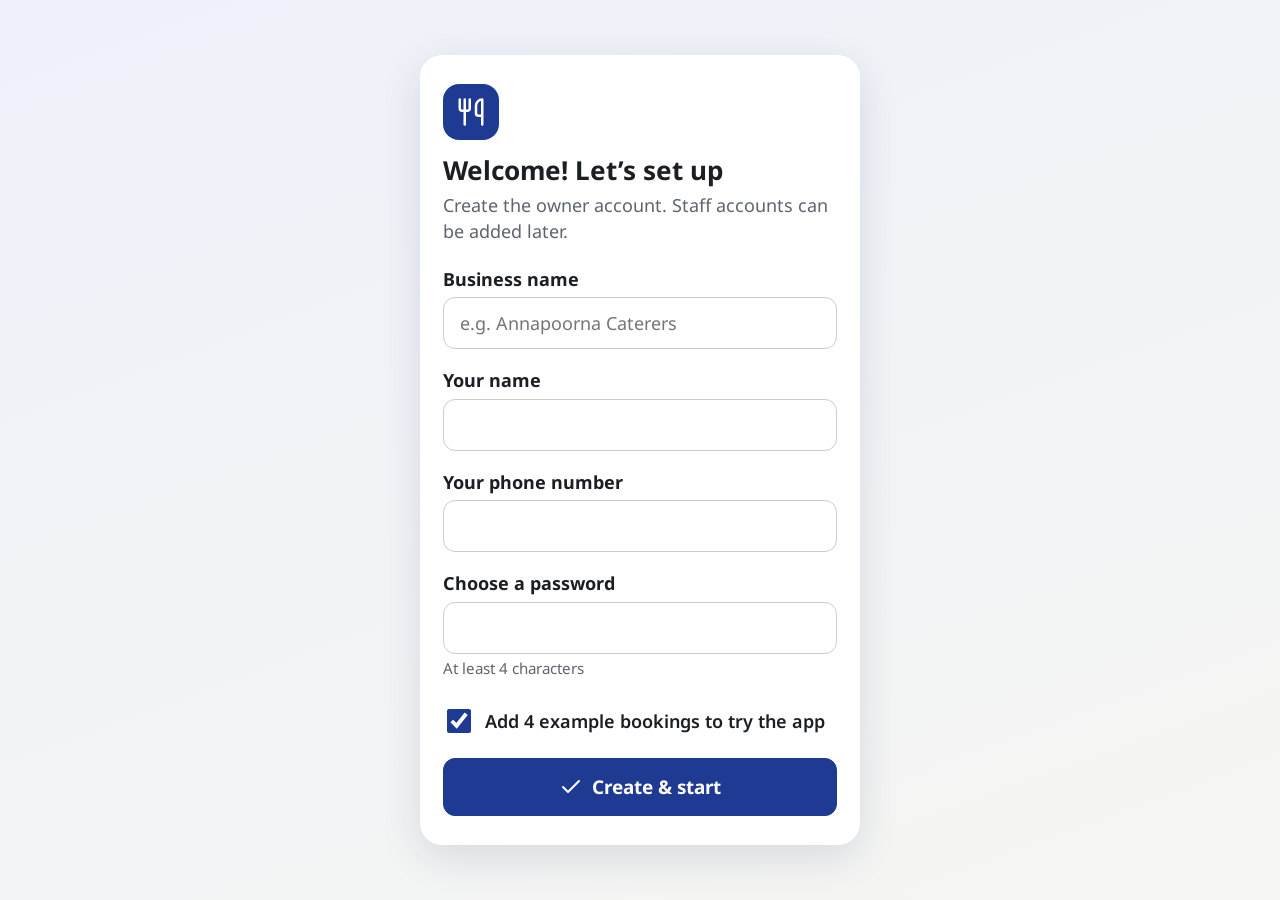
<file: web/index.html>
<!doctype html>
<html lang="en">
<head>
  <meta charset="utf-8">
  <meta name="viewport" content="width=device-width, initial-scale=1, viewport-fit=cover">
  <meta name="theme-color" content="#ffffff">
  <title>Catering Manager</title>
  <link rel="preconnect" href="https://fonts.googleapis.com">
  <link rel="preconnect" href="https://fonts.gstatic.com" crossorigin>
  <link href="https://fonts.googleapis.com/css2?family=Noto+Sans:wght@400;600;700;800&display=swap" rel="stylesheet">
  <link rel="stylesheet" href="css/app.css">
</head>
<body>
  <div id="app"></div>
  <div id="toasts" role="status" aria-live="polite"></div>
  <script src="js/icons.js"></script>
  <script src="js/store.js"></script>
  <script src="js/pages.js"></script>
  <script src="js/app.js"></script>
</body>
</html>
</file>
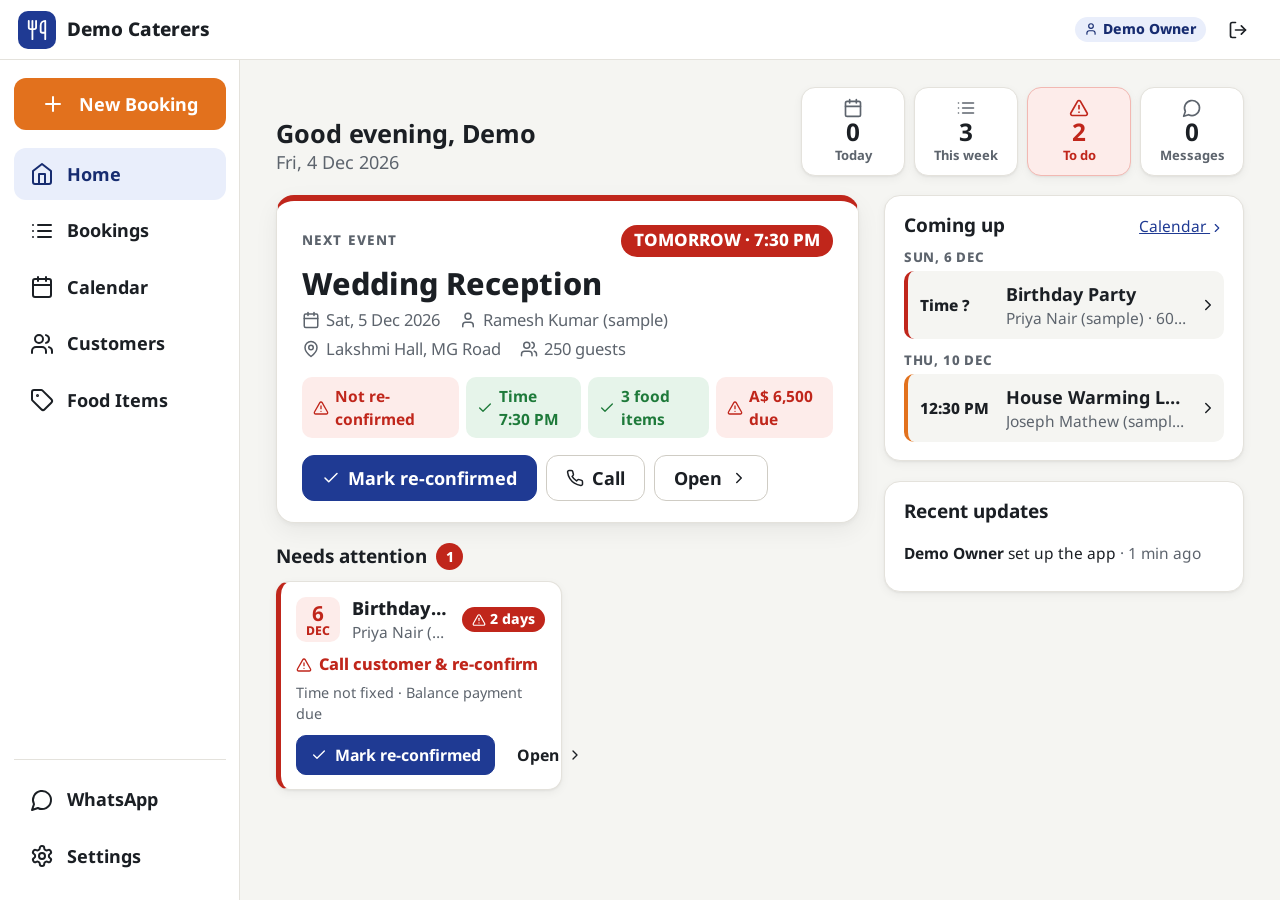
<file: web/tests/demo.html>
<!doctype html>
<!-- Test helper: fills this browser with demo data and opens a page. Usage: tests/demo.html#/bookings -->
<meta charset="utf-8">
<script src="../js/store.js"></script>
<script>
(async () => {
  if (localStorage.getItem('catering.v2') && !location.search.includes('force')) {
    document.body.textContent = 'This browser already has data. Demo data was NOT loaded (add ?force to replace it).';
    return;
  }
  Store._setDB(Store.emptyDB());
  const db = Store.db;
  db.business.name = 'Demo Caterers';
  const phone = '+919000000001';
  db.users.push({ id: 'u1', name: 'Demo Owner', phone, role: 'owner', pass: await Store.hashPass(phone, 'demo1234'), active: true });
  db.waNumbers.push({ id: 'w1', name: 'Demo Owner', phone, role: 'owner' });
  Store.seedItems(); Store.seedSamples('Demo Owner'); Store.log('Demo Owner', 'set up the app');
  Store.sync(); Store.save();
  localStorage.setItem('catering.session', 'u1');
  location.replace('../index.html' + (location.hash || '#/'));
})();
</script>
</file>
<file: web/css/app.css>
/* Catering Manager — mobile first, large and calm. */
:root {
  --bg: #f5f5f2;
  --surface: #ffffff;
  --line: #e4e2dc;
  --line-2: #cfccc4;
  --text: #1b1f24;
  --muted: #5d646d;
  --primary: #1f3a93;
  --primary-2: #172c70;
  --primary-soft: #e9eefb;
  --accent: #e2711d;
  --accent-2: #c75f12;
  --red: #c0261b;
  --red-soft: #fdecea;
  --red-line: #f2b8b2;
  --amber: #8f5300;
  --amber-soft: #fff3dc;
  --green: #1e7a3a;
  --green-soft: #e6f4ea;
  --wa: #1fa855;
  --radius: 14px;
  --shadow: 0 1px 2px rgba(20, 20, 20, .05), 0 3px 10px rgba(20, 20, 20, .05);
  --font: "Noto Sans", "Segoe UI", system-ui, -apple-system, Roboto, Arial, sans-serif;
  --nav-h: 68px;
}
* { box-sizing: border-box; -webkit-tap-highlight-color: transparent; }
html { font-size: 17px; }
body { margin: 0; font-family: var(--font); background: var(--bg); color: var(--text); line-height: 1.45; }
h1, h2, h3 { margin: 0; line-height: 1.25; }
h1 { font-size: 1.45rem; }
h2 { font-size: 1.15rem; }
a { color: var(--primary); }
.ic { flex: none; vertical-align: middle; }
.muted { color: var(--muted); }
.small { font-size: .86rem; }
.hidden { display: none !important; }
.row { display: flex; align-items: center; gap: .6rem; flex-wrap: wrap; }
.between { justify-content: space-between; }
.grow { flex: 1; min-width: 0; }
.ellipsis { overflow: hidden; text-overflow: ellipsis; white-space: nowrap; }
:focus-visible { outline: 3px solid var(--accent); outline-offset: 2px; }

/* ---------- layout */
.header {
  position: sticky; top: 0; z-index: 30; height: 60px; display: flex; align-items: center; gap: .6rem;
  padding: 0 1rem; background: var(--surface); border-bottom: 1px solid var(--line);
}
.logo { width: 38px; height: 38px; border-radius: 10px; background: var(--primary); color: #fff; display: grid; place-items: center; flex: none; }
.biz { font-weight: 800; font-size: 1.05rem; }
.user-chip { margin-left: auto; display: flex; align-items: center; gap: .4rem; }
.side { display: none; }
main { padding: 1rem 1rem calc(var(--nav-h) + 1.5rem); max-width: 1100px; margin: 0 auto; }
.bottom-nav {
  position: fixed; left: 0; right: 0; bottom: 0; z-index: 40; height: var(--nav-h); background: var(--surface);
  border-top: 1px solid var(--line); display: grid; grid-template-columns: repeat(5, 1fr); padding-bottom: env(safe-area-inset-bottom);
}
.bottom-nav a, .bottom-nav button {
  display: flex; flex-direction: column; align-items: center; justify-content: center; gap: 2px; font: inherit;
  font-size: .72rem; font-weight: 700; color: var(--muted); text-decoration: none; background: none; border: 0; position: relative; cursor: pointer;
}
.bottom-nav .on { color: var(--primary); }
.bottom-nav .fab {
  width: 58px; height: 58px; margin: -18px auto 0; border-radius: 50%; background: var(--accent); color: #fff;
  box-shadow: 0 4px 14px rgba(226, 113, 29, .45); display: grid; place-items: center;
}
.dot { position: absolute; top: 6px; right: calc(50% - 20px); background: var(--red); color: #fff; border-radius: 999px; font-size: .68rem; min-width: 18px; padding: 0 5px; line-height: 18px; text-align: center; }

@media (min-width: 900px) {
  html { font-size: 18px; }
  .bottom-nav { display: none; }
  .layout { display: grid; grid-template-columns: 240px minmax(0, 1fr); }
  .side {
    display: flex; flex-direction: column; gap: .25rem; position: sticky; top: 60px; height: calc(100vh - 60px);
    padding: 1rem .75rem; background: var(--surface); border-right: 1px solid var(--line);
  }
  .side a {
    display: flex; align-items: center; gap: .75rem; padding: .7rem .9rem; border-radius: 12px; color: var(--text);
    text-decoration: none; font-weight: 700; position: relative; min-height: 52px;
  }
  .side a:hover { background: var(--bg); }
  .side a.on { background: var(--primary-soft); color: var(--primary-2); }
  .side .new { background: var(--accent); color: #fff; justify-content: center; margin-bottom: .75rem; }
  .side .new:hover { background: var(--accent-2); }
  .side .spacer { flex: 1; }
  .side .sep { height: 1px; background: var(--line); margin: .5rem 0; }
  .side .dot { position: static; margin-left: auto; }
  main { padding: 1.5rem 2rem 3rem; }
}

/* ---------- buttons & inputs */
.btn {
  display: inline-flex; align-items: center; justify-content: center; gap: .45rem; min-height: 50px; padding: .5rem 1.05rem;
  border-radius: 12px; border: 1.5px solid var(--line-2); background: var(--surface); color: var(--text); font: inherit;
  font-weight: 700; cursor: pointer; text-decoration: none; white-space: nowrap;
}
.btn:hover { border-color: var(--muted); }
.btn:disabled { opacity: .5; cursor: not-allowed; }
.btn.primary { background: var(--primary); border-color: var(--primary); color: #fff; }
.btn.primary:hover { background: var(--primary-2); }
.btn.accent { background: var(--accent); border-color: var(--accent); color: #fff; }
.btn.accent:hover { background: var(--accent-2); }
.btn.danger { color: var(--red); border-color: var(--red-line); }
.btn.wa { background: var(--wa); border-color: var(--wa); color: #fff; }
.btn.ghost { border-color: transparent; background: transparent; }
.btn.sm { min-height: 40px; padding: .3rem .75rem; font-size: .88rem; border-radius: 10px; }
.btn.lg { min-height: 58px; font-size: 1.05rem; padding: .6rem 1.4rem; }
.btn.block { width: 100%; }
.btn.icon { padding: 0; width: 44px; min-height: 44px; }

label.f { display: block; font-weight: 700; margin-bottom: .3rem; }
.field { margin-bottom: 1rem; }
.hint { font-size: .84rem; color: var(--muted); margin-top: .25rem; }
input, select, textarea {
  width: 100%; font: inherit; color: var(--text); min-height: 52px; padding: .5rem .85rem; border-radius: 12px;
  border: 1.5px solid var(--line-2); background: #fff;
}
textarea { min-height: 84px; resize: vertical; }
input:focus, select:focus, textarea:focus { outline: 3px solid var(--primary-soft); border-color: var(--primary); }
.field.err input, .field.err select { border-color: var(--red); background: var(--red-soft); }
.err-text { color: var(--red); font-size: .86rem; font-weight: 700; margin-top: .25rem; }
input[type=checkbox] { width: 24px; height: 24px; min-height: 0; accent-color: var(--primary); }
.check { display: flex; gap: .6rem; align-items: center; font-weight: 600; min-height: 46px; cursor: pointer; }
.grid2 { display: grid; gap: 0 1rem; grid-template-columns: 1fr; }
@media (min-width: 640px) { .grid2 { grid-template-columns: 1fr 1fr; } }

.seg { display: grid; grid-auto-flow: column; grid-auto-columns: 1fr; gap: .4rem; background: var(--bg); padding: .3rem; border-radius: 14px; border: 1px solid var(--line); }
.seg button { font: inherit; font-weight: 700; min-height: 52px; border: 0; border-radius: 11px; background: transparent; color: var(--muted); cursor: pointer; display: flex; align-items: center; justify-content: center; gap: .4rem; }
.seg button.on { background: var(--surface); color: var(--primary-2); box-shadow: var(--shadow); }

.chips { display: flex; gap: .45rem; overflow-x: auto; padding-bottom: .2rem; scrollbar-width: none; }
.chips::-webkit-scrollbar { display: none; }
.chip {
  flex: none; font: inherit; font-weight: 700; font-size: .92rem; min-height: 42px; padding: .3rem .95rem; border-radius: 999px;
  border: 1.5px solid var(--line-2); background: var(--surface); color: var(--text); cursor: pointer;
}
.chip.on { background: var(--text); border-color: var(--text); color: #fff; }

.stepper { display: flex; }
.stepper button { width: 54px; min-height: 52px; font-size: 1.4rem; font-weight: 700; border: 1.5px solid var(--line-2); background: var(--surface); cursor: pointer; }
.stepper button:first-child { border-radius: 12px 0 0 12px; }
.stepper button:last-child { border-radius: 0 12px 12px 0; }
.stepper input { border-radius: 0; border-left: 0; border-right: 0; text-align: center; font-weight: 800; width: 100px; }

/* ---------- surfaces */
.card { background: var(--surface); border: 1px solid var(--line); border-radius: var(--radius); box-shadow: var(--shadow); }
.pad { padding: 1rem 1.1rem; }
.section { margin-top: 1.4rem; }
.section-head { display: flex; align-items: center; justify-content: space-between; gap: .5rem; margin-bottom: .6rem; }
.section-head h2 { display: flex; align-items: center; gap: .45rem; }
.page-head { display: flex; align-items: center; justify-content: space-between; gap: .75rem; margin-bottom: 1rem; flex-wrap: wrap; }
.page-head h1 { display: flex; align-items: center; gap: .5rem; }
.list { background: var(--surface); border: 1px solid var(--line); border-radius: var(--radius); overflow: hidden; box-shadow: var(--shadow); }
.list > * + * { border-top: 1px solid var(--line); }
.empty { padding: 2rem 1rem; text-align: center; color: var(--muted); }
.empty .ic { color: var(--line-2); }

.pill { display: inline-flex; align-items: center; gap: .25rem; font-size: .78rem; font-weight: 800; padding: .12rem .55rem; border-radius: 999px; white-space: nowrap; }
.p-red { background: var(--red); color: #fff; }
.p-red-soft { background: var(--red-soft); color: var(--red); }
.p-amber { background: var(--amber-soft); color: var(--amber); }
.p-green { background: var(--green-soft); color: var(--green); }
.p-blue { background: var(--primary-soft); color: var(--primary-2); }
.p-grey { background: #eceae5; color: var(--muted); }

/* compact booking row */
.bk { display: grid; grid-template-columns: 58px minmax(0, 1fr) auto; gap: .8rem; align-items: center; padding: .75rem .9rem; text-decoration: none; color: inherit; position: relative; background: var(--surface); }
.bk:hover { background: #fafaf8; }
.bk::before { content: ""; position: absolute; left: 0; top: 0; bottom: 0; width: 5px; background: transparent; }
.bk.u-red::before { background: var(--red); }
.bk.u-amber::before { background: var(--accent); }
.dt { text-align: center; border-radius: 10px; background: var(--bg); padding: .25rem 0; line-height: 1.1; }
.dt b { display: block; font-size: 1.45rem; }
.dt span { font-size: .7rem; font-weight: 800; text-transform: uppercase; color: var(--muted); }
.u-red .dt { background: var(--red-soft); color: var(--red); }
.u-red .dt span { color: var(--red); }
.bk .t { font-weight: 800; }
.bk .s { color: var(--muted); font-size: .88rem; }
.bk .r { display: flex; flex-direction: column; align-items: flex-end; gap: .25rem; }
.bk .warn { color: var(--red); font-weight: 700; font-size: .82rem; display: flex; align-items: center; gap: .25rem; }

/* attention items */
.att { display: flex; align-items: center; gap: .8rem; padding: .8rem .9rem; }
.att .ico { width: 42px; height: 42px; border-radius: 12px; display: grid; place-items: center; flex: none; }
.att .ico.red { background: var(--red-soft); color: var(--red); }
.att .ico.amber { background: var(--amber-soft); color: var(--amber); }
.att .ico.blue { background: var(--primary-soft); color: var(--primary); }
.att .ico.green { background: var(--green-soft); color: var(--green); }
.att .txt { flex: 1; min-width: 0; }
.att .txt b { display: block; }

.tiles { display: grid; grid-template-columns: repeat(3, 1fr); gap: .6rem; }
.tile { background: var(--surface); border: 1px solid var(--line); border-radius: var(--radius); padding: .75rem; text-align: center; text-decoration: none; color: inherit; box-shadow: var(--shadow); }
.tile b { display: block; font-size: 1.6rem; line-height: 1.1; }
.tile span { font-size: .8rem; color: var(--muted); font-weight: 700; }
.tile.red b { color: var(--red); }

.banner { border-radius: var(--radius); padding: .9rem 1rem; display: flex; gap: .75rem; align-items: flex-start; border: 1.5px solid; }
.banner.red { background: var(--red-soft); border-color: var(--red-line); color: #7a1610; }
.banner.green { background: var(--green-soft); border-color: #b9dcc3; color: #144d25; }
.banner.blue { background: var(--primary-soft); border-color: #c4d0f2; color: var(--primary-2); }
.banner.amber { background: var(--amber-soft); border-color: #efd29a; color: #5f3a00; }
.banner b { display: block; }

/* detail */
.kv { display: grid; grid-template-columns: 110px 1fr; gap: .55rem .8rem; padding: 1rem 1.1rem; }
.kv dt { color: var(--muted); font-weight: 600; }
.kv dd { margin: 0; font-weight: 700; min-width: 0; overflow-wrap: anywhere; }
.money { display: grid; grid-template-columns: repeat(3, 1fr); text-align: center; }
.money > div { padding: .8rem .3rem; }
.money > div + div { border-left: 1px solid var(--line); }
.money b { display: block; font-size: 1.1rem; }
.money .due b { color: var(--red); }
.item-line { display: flex; justify-content: space-between; gap: .8rem; padding: .7rem 1.1rem; }
.special { background: var(--amber-soft); border-radius: 12px; padding: .7rem .9rem; font-weight: 700; color: #5f3a00; }
.actions-bar { display: grid; grid-template-columns: 1fr 1fr; gap: .6rem; }
@media (min-width: 640px) { .actions-bar { display: flex; flex-wrap: wrap; } }

/* wizard */
.steps { display: grid; grid-template-columns: repeat(4, 1fr); gap: .35rem; margin-bottom: 1rem; }
.steps div { height: 6px; border-radius: 3px; background: var(--line); }
.steps div.on { background: var(--primary); }
.step-title { font-size: .85rem; font-weight: 800; color: var(--muted); text-transform: uppercase; letter-spacing: .04em; }
.foot {
  position: sticky; bottom: calc(var(--nav-h) + 0px); z-index: 20; display: flex; gap: .6rem; padding: .8rem 0;
  background: linear-gradient(to top, var(--bg) 80%, rgba(245, 245, 242, 0)); margin-top: 1rem;
}
.foot .btn { flex: 1; }
@media (min-width: 900px) { .foot { bottom: 0; } .foot .btn { flex: 0 1 auto; min-width: 180px; } .foot { justify-content: space-between; } }
.types { display: grid; grid-template-columns: repeat(3, 1fr); gap: .45rem; }
@media (min-width: 640px) { .types { grid-template-columns: repeat(5, 1fr); } }
.types button { font: inherit; font-weight: 700; font-size: .9rem; min-height: 50px; border-radius: 12px; border: 1.5px solid var(--line-2); background: #fff; cursor: pointer; padding: .3rem; }
.types button.on { border-color: var(--primary); background: var(--primary-soft); color: var(--primary-2); }

/* autocomplete */
.ac { position: relative; }
.ac-list {
  position: absolute; left: 0; right: 0; top: calc(100% + 4px); z-index: 50; background: #fff; border: 1.5px solid var(--line-2);
  border-radius: 12px; box-shadow: 0 10px 30px rgba(0, 0, 0, .12); max-height: 300px; overflow-y: auto;
}
.ac-list button { display: flex; width: 100%; align-items: center; gap: .6rem; text-align: left; font: inherit; padding: .75rem .9rem; border: 0; background: #fff; cursor: pointer; min-height: 52px; }
.ac-list button + button { border-top: 1px solid var(--line); }
.ac-list button.hl, .ac-list button:hover { background: var(--primary-soft); }
.ac-list .sub { color: var(--muted); font-size: .84rem; margin-left: auto; }
.ac-list .new { color: var(--primary); font-weight: 800; }
.food-row { display: grid; grid-template-columns: minmax(0, 1fr) auto auto; gap: .5rem; align-items: center; padding: .6rem .8rem; }
.food-row .stepper input { width: 72px; min-height: 44px; }
.food-row .stepper button { width: 40px; min-height: 44px; font-size: 1.2rem; }

/* calendar */
.cal { display: grid; grid-template-columns: repeat(7, minmax(0, 1fr)); gap: 3px; }
.cal .dow { text-align: center; font-size: .75rem; font-weight: 800; color: var(--muted); padding: .3rem 0; }
.cal .day {
  background: var(--surface); border: 1px solid var(--line); border-radius: 10px; min-height: 58px; padding: .25rem; cursor: pointer;
  display: flex; flex-direction: column; gap: 2px; font: inherit; text-align: left; color: inherit; overflow: hidden;
}
.cal .day.other { opacity: .4; }
.cal .day.today .n { background: var(--primary); color: #fff; border-radius: 999px; padding: 0 .4rem; }
.cal .day.sel { border: 2.5px solid var(--primary); }
.cal .n { font-weight: 800; font-size: .85rem; align-self: flex-start; }
.cal .dots { display: flex; gap: 3px; flex-wrap: wrap; margin-top: auto; }
.cal .dots i { width: 8px; height: 8px; border-radius: 50%; background: var(--green); }
.cal .dots i.red { background: var(--red); }
.cal .dots i.amber { background: var(--accent); }
.cal .dots i.grey { background: var(--line-2); }
.cal .ev { display: none; }
@media (min-width: 900px) {
  .cal .day { min-height: 122px; padding: .35rem; }
  .cal .dots { display: none; }
  .cal .ev {
    display: block; font-size: .74rem; line-height: 1.25; padding: 3px 5px; border-radius: 6px; background: var(--green-soft);
    border-left: 3px solid var(--green); overflow: hidden; white-space: nowrap; text-overflow: ellipsis;
  }
  .cal .ev b { font-weight: 800; }
  .cal .ev.red { background: var(--red-soft); border-left-color: var(--red); }
  .cal .ev.amber { background: var(--amber-soft); border-left-color: var(--accent); }
  .cal .ev.grey { background: #eceae5; border-left-color: var(--line-2); color: var(--muted); }
  .cal .ev.enq { background: #fff; border: 1px dashed var(--line-2); border-left: 3px dashed var(--muted); }
  .cal .more { font-size: .72rem; font-weight: 800; color: var(--muted); }
}

/* modal / sheet */
.overlay { position: fixed; inset: 0; z-index: 100; background: rgba(15, 18, 25, .45); display: flex; align-items: flex-end; justify-content: center; }
.modal { background: var(--surface); width: 100%; max-height: 92vh; overflow-y: auto; border-radius: 20px 20px 0 0; padding: 1.2rem 1.1rem calc(1.2rem + env(safe-area-inset-bottom)); animation: up .18s ease-out; }
.modal h2 { display: flex; align-items: center; gap: .5rem; margin-bottom: 1rem; }
.modal .mfoot { display: flex; gap: .6rem; margin-top: 1rem; }
.modal .mfoot .btn { flex: 1; }
@media (min-width: 640px) { .overlay { align-items: center; } .modal { width: min(560px, 94vw); border-radius: 20px; } }
@keyframes up { from { transform: translateY(30px); opacity: 0; } to { transform: none; opacity: 1; } }
.menu-list a, .menu-list button { display: flex; align-items: center; gap: .8rem; padding: .9rem .4rem; font: inherit; font-weight: 700; color: var(--text); text-decoration: none; background: none; border: 0; width: 100%; cursor: pointer; }
.menu-list > * + * { border-top: 1px solid var(--line); }

#toasts { position: fixed; left: 50%; transform: translateX(-50%); bottom: calc(var(--nav-h) + 1rem); z-index: 200; display: grid; gap: .4rem; width: max-content; max-width: 92vw; }
@media (min-width: 900px) { #toasts { bottom: 1.5rem; } }
.toast { background: var(--text); color: #fff; padding: .8rem 1.1rem; border-radius: 12px; font-weight: 700; display: flex; gap: .5rem; align-items: center; animation: up .18s; }
.toast.ok { background: var(--green); }
.toast.err { background: var(--red); }

/* login */
.login-wrap { min-height: 100vh; display: grid; place-items: center; padding: 1.2rem; background: linear-gradient(160deg, #eef1fa, var(--bg)); }
.login { width: min(440px, 100%); background: var(--surface); border-radius: 22px; padding: 1.6rem 1.3rem; box-shadow: 0 12px 40px rgba(20, 30, 70, .12); }
.login .logo { width: 56px; height: 56px; border-radius: 16px; margin-bottom: .8rem; }

/* whatsapp */
.wa-hero { text-align: center; padding: 1.6rem 1.1rem; }
.wa-hero .big { width: 72px; height: 72px; border-radius: 22px; background: var(--wa); color: #fff; display: grid; place-items: center; margin: 0 auto .8rem; }
.wa-btns { display: grid; gap: .8rem; margin-top: 1.2rem; }
@media (min-width: 640px) { .wa-btns { grid-template-columns: 1fr 1fr; } }
.wa-btns .btn { min-height: 76px; font-size: 1.1rem; border-radius: 16px; }
.msg-preview { white-space: pre-wrap; background: var(--bg); border-radius: 12px; padding: .8rem; font-size: .9rem; max-height: 240px; overflow-y: auto; }

/* ---------- desktop layouts */
main { width: 100%; }
.home-grid { display: grid; grid-template-columns: minmax(0, 1fr); grid-template-areas: "tiles" "main" "upd"; gap: 0 1.5rem; }
.h-tiles { grid-area: tiles; }
.h-main { grid-area: main; }
.h-upd { grid-area: upd; }
.bk .xl { display: none; }
@media (min-width: 900px) {
  main { max-width: 1400px; margin: 0; }
  .home-grid { grid-template-columns: minmax(0, 1.7fr) minmax(300px, 1fr); grid-template-areas: "main tiles" "main upd"; grid-template-rows: auto 1fr; align-items: start; }
  .h-main > .section:first-child { margin-top: 0; }
  .h-upd { margin-top: 1.4rem; }
  .att-btns .grow { flex: 0 1 auto; min-width: 190px; }
  .detail-grid { display: grid; grid-template-columns: minmax(0, 1.2fr) minmax(0, 1fr); gap: 1.5rem; align-items: start; }
  .d-right > .section:first-child { margin-top: 0; }
  #il { display: grid; grid-template-columns: repeat(2, minmax(0, 1fr)); gap: 0 1.5rem; align-items: start; }
  #cl .list { display: grid; grid-template-columns: repeat(2, minmax(0, 1fr)); }
  #cl .list > * { border-top: 1px solid var(--line); }
  #cl .list > *:nth-child(even) { border-left: 1px solid var(--line); }
  .wa-hero { max-width: 720px; margin: 0 auto; }
}
@media (min-width: 1300px) { #il { grid-template-columns: repeat(3, minmax(0, 1fr)); } }

/* booking rows: extra columns only when the list itself is wide (works inside narrow home column too) */
.list { container-type: inline-size; }
.bk .r > .ic { display: none; }
@container (min-width: 820px) {
  .bk { grid-template-columns: 64px minmax(0, 2.2fr) minmax(0, 1.5fr) 150px 130px; gap: 1.2rem; padding: .85rem 1.2rem; }
  .bk .xl { display: block; }
  .bk .money-col { text-align: right; }
  .bk .r { flex-direction: row; align-items: center; justify-content: flex-end; gap: .4rem; }
  .bk .r > .ic { display: block; }
}

/* calendar entries: time + event, then customer */
@media (min-width: 900px) {
  .cal .day { min-height: 112px; }
  .cal .ev { white-space: normal; padding: 4px 6px; font-size: .76rem; }
  .cal .ev b, .cal .ev { overflow: hidden; }
  .cal .ev .who { display: block; color: var(--muted); font-weight: 600; white-space: nowrap; overflow: hidden; text-overflow: ellipsis; }
  .cal .ev { display: block; }
  .cal .ev .l1 { display: block; white-space: nowrap; overflow: hidden; text-overflow: ellipsis; }
  .cal .more { display: block; font-size: .74rem; font-weight: 800; color: var(--primary); padding-left: 4px; }
}
@media (max-width: 899px) { .cal .more, .cal .ev .who { display: none; } }

/* centred forms (new booking, settings) */
.narrow { max-width: 820px; margin: 0 auto; }
.form-card { padding: 1.3rem 1.4rem; }
@media (min-width: 900px) {
  .foot { justify-content: flex-end; background: none; position: static; }
  .foot #back { margin-right: auto; }
}

/* ================= HOME (v3) ================= */
.home { display: flex; flex-direction: column; gap: 1.1rem; }
.home-head { display: flex; flex-direction: column; gap: .9rem; }
.home-head h1 { font-size: 1.4rem; }
.stats { display: grid; grid-template-columns: repeat(4, 1fr); gap: .5rem; }
.stat {
  display: flex; flex-direction: column; align-items: center; gap: 0; padding: .55rem .3rem; border-radius: 14px;
  background: var(--surface); border: 1px solid var(--line); text-decoration: none; color: var(--muted); box-shadow: var(--shadow);
}
.stat b { font-size: 1.35rem; line-height: 1.15; color: var(--text); }
.stat span { font-size: .72rem; font-weight: 700; }
.stat.alert { background: var(--red-soft); border-color: var(--red-line); color: var(--red); }
.stat.alert b { color: var(--red); }
.home-cols { display: flex; flex-direction: column; gap: 1.1rem; }
.home-main, .home-side { display: flex; flex-direction: column; gap: 1.1rem; min-width: 0; }

/* next event hero */
.hero {
  background: var(--surface); border: 1px solid var(--line); border-radius: 18px; padding: 1.1rem 1.15rem 1rem;
  box-shadow: 0 2px 4px rgba(20,20,20,.04), 0 8px 24px rgba(20,20,20,.06); border-top: 6px solid var(--green);
}
.hero.t-red { border-top-color: var(--red); }
.hero.t-amber { border-top-color: var(--accent); }
.hero.t-none { border-top-color: var(--line-2); }
.hero-top { display: flex; align-items: center; justify-content: space-between; gap: .5rem; flex-wrap: wrap; }
.eyebrow { font-size: .75rem; font-weight: 800; letter-spacing: .08em; text-transform: uppercase; color: var(--muted); }
.when-big { font-weight: 800; font-size: .95rem; padding: .2rem .7rem; border-radius: 999px; background: var(--green-soft); color: var(--green); }
.t-red .when-big { background: var(--red); color: #fff; }
.t-amber .when-big { background: var(--amber-soft); color: var(--amber); }
.hero-title { display: block; font-size: 1.45rem; font-weight: 800; color: var(--text); text-decoration: none; margin: .45rem 0 .35rem; line-height: 1.2; }
.hero-meta { display: flex; flex-wrap: wrap; gap: .3rem 1.1rem; color: var(--muted); font-size: .92rem; }
.hero-meta span { display: inline-flex; align-items: center; gap: .3rem; }
.ready { list-style: none; padding: 0; margin: .9rem 0; display: grid; grid-template-columns: 1fr 1fr; gap: .4rem; }
.ready li { display: flex; align-items: center; gap: .35rem; font-size: .86rem; font-weight: 700; padding: .45rem .6rem; border-radius: 10px; }
.ready li.ok { background: var(--green-soft); color: var(--green); }
.ready li.bad { background: var(--red-soft); color: var(--red); }
.ready li.wait { background: var(--bg); color: var(--muted); }
.hero-actions { display: flex; gap: .5rem; flex-wrap: wrap; }
.hero-actions .btn { min-height: 46px; }
.hero-actions .btn.primary { flex: 1 1 100%; }

.msg-bar {
  display: flex; align-items: center; gap: .6rem; padding: .8rem 1rem; border-radius: 14px; background: #e8f7ee;
  border: 1px solid #b9e3c8; color: #14532d; text-decoration: none; font-weight: 700;
}

/* blocks */
.block-head { display: flex; align-items: center; gap: .5rem; margin-bottom: .6rem; }
.block-head h2 { font-size: 1.05rem; }
.block-head a { margin-left: auto; }
.count-badge { background: var(--red); color: #fff; font-size: .78rem; font-weight: 800; border-radius: 999px; padding: 0 .5rem; line-height: 1.5rem; min-width: 1.5rem; text-align: center; }
.calm { display: flex; align-items: center; gap: .5rem; padding: .8rem 1rem; border-radius: 14px; background: var(--green-soft); color: var(--green); font-weight: 700; }
.panel { background: var(--surface); border: 1px solid var(--line); border-radius: 16px; padding: 1rem 1.05rem; box-shadow: var(--shadow); }

/* attention cards */
.acards { display: grid; grid-template-columns: 1fr; gap: .65rem; }
.acard {
  background: var(--surface); border: 1px solid var(--line); border-left: 5px solid var(--accent); border-radius: 14px;
  padding: .75rem .85rem; box-shadow: var(--shadow); display: flex; flex-direction: column; gap: .35rem; min-width: 0;
}
.acard.red { border-left-color: var(--red); }
.acard-head { display: flex; align-items: center; gap: .65rem; min-width: 0; }
.acard-head .grow { display: flex; flex-direction: column; min-width: 0; }
.adate { width: 44px; flex: none; text-align: center; border-radius: 10px; background: var(--bg); font-size: .68rem; font-weight: 800; text-transform: uppercase; color: var(--muted); line-height: 1.1; padding: .25rem 0; }
.adate b { display: block; font-size: 1.15rem; color: var(--text); }
.acard.red .adate { background: var(--red-soft); color: var(--red); }
.acard.red .adate b { color: var(--red); }
.atitle { font-weight: 800; color: var(--text); text-decoration: none; display: block; }
.aissue { margin: .15rem 0 0; display: flex; align-items: center; gap: .35rem; font-weight: 800; font-size: .9rem; color: var(--amber); }
.acard.red .aissue { color: var(--red); }
.amore { margin: 0; font-size: .8rem; color: var(--muted); }
.acard-foot { display: flex; gap: .4rem; margin-top: .25rem; }
.acard-foot .btn.sm { min-height: 40px; }

/* coming up timeline */
.tl-day + .tl-day { margin-top: .7rem; }
.tl-day h3 { font-size: .74rem; font-weight: 800; text-transform: uppercase; letter-spacing: .06em; color: var(--muted); margin: 0 0 .3rem; }
.tl-row {
  display: flex; align-items: center; gap: .7rem; padding: .55rem .4rem; border-radius: 10px; color: var(--text); text-decoration: none;
  border-left: 4px solid var(--green); padding-left: .65rem; background: var(--bg); min-width: 0;
}
.tl-row + .tl-row { margin-top: .35rem; }
.tl-row.u-red { border-left-color: var(--red); }
.tl-row.u-amber { border-left-color: var(--accent); }
.tl-row:hover { background: var(--primary-soft); }
.tl-row .grow { display: flex; flex-direction: column; min-width: 0; }
.tl-time { width: 74px; flex: none; font-weight: 800; font-size: .86rem; }
.updates { list-style: none; margin: 0; padding: 0; font-size: .86rem; }
.updates li { padding: .45rem 0; }
.updates li + li { border-top: 1px solid var(--line); }

@media (min-width: 640px) {
  .acards { grid-template-columns: repeat(2, minmax(0, 1fr)); }
  .hero-actions .btn.primary { flex: 0 1 auto; }
  .ready { grid-template-columns: repeat(4, auto); justify-content: start; }
}
@media (min-width: 900px) {
  .home-head { flex-direction: row; align-items: flex-end; justify-content: space-between; }
  .stats { grid-template-columns: repeat(4, 104px); }
  .home-cols { display: grid; grid-template-columns: minmax(0, 1fr) 360px; align-items: start; gap: 1.4rem; }
  .home-side { position: sticky; top: 76px; }
  .hero { padding: 1.3rem 1.4rem 1.2rem; }
  .hero-title { font-size: 1.7rem; }
}
@media (min-width: 1250px) { .acards { grid-template-columns: repeat(2, minmax(0, 1fr)); } }
</file>
